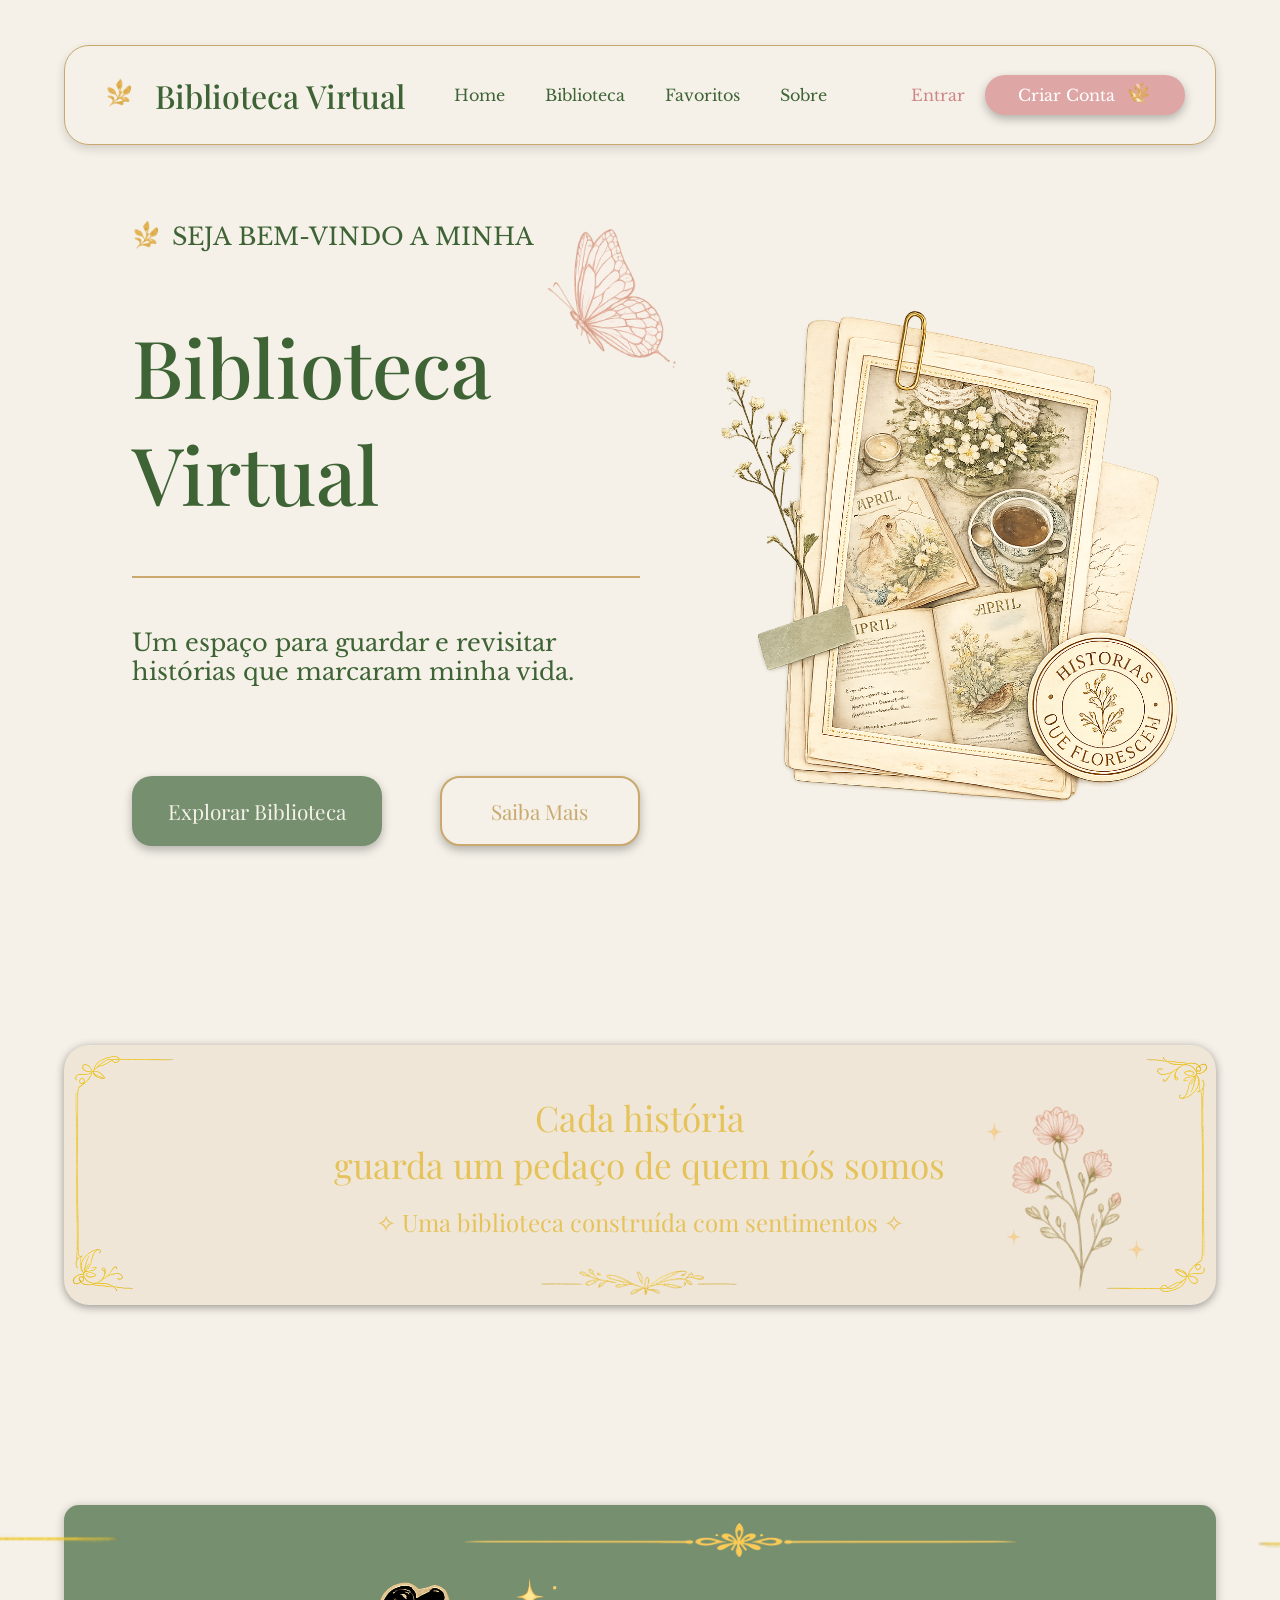
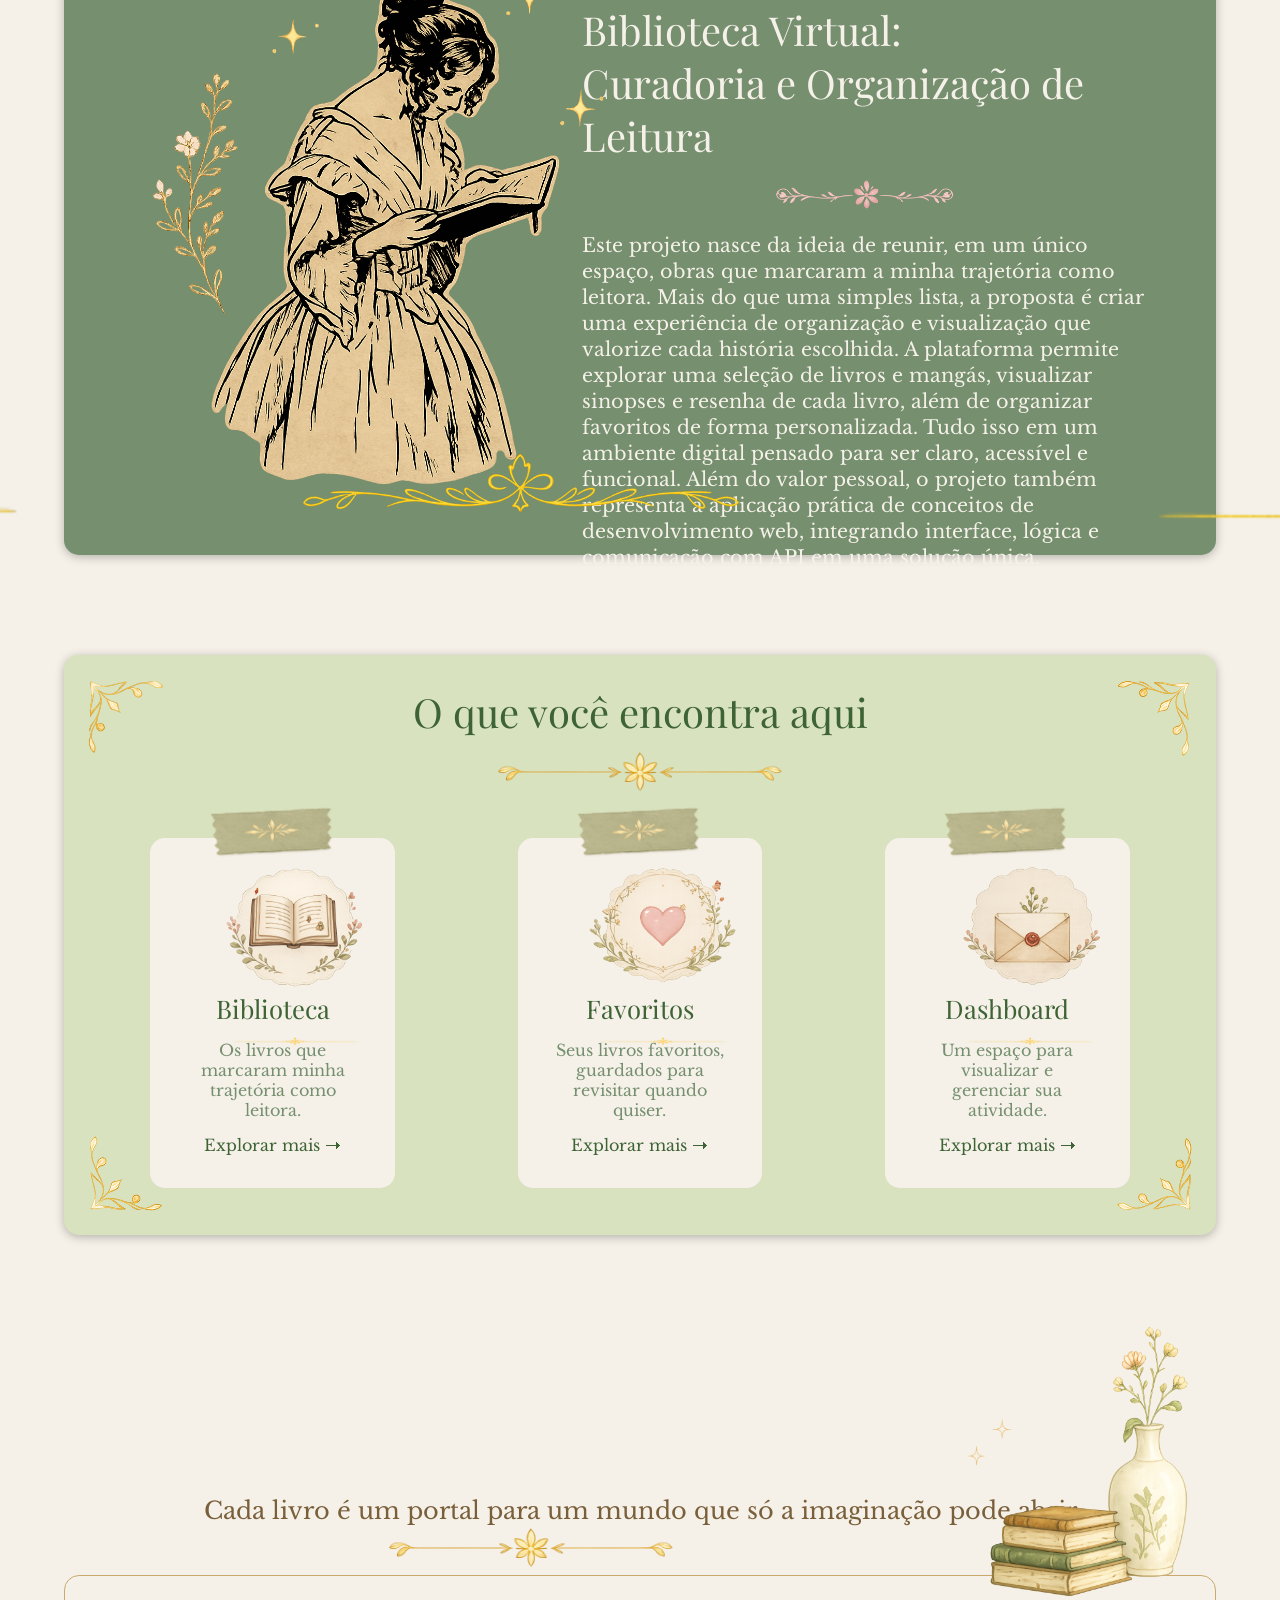
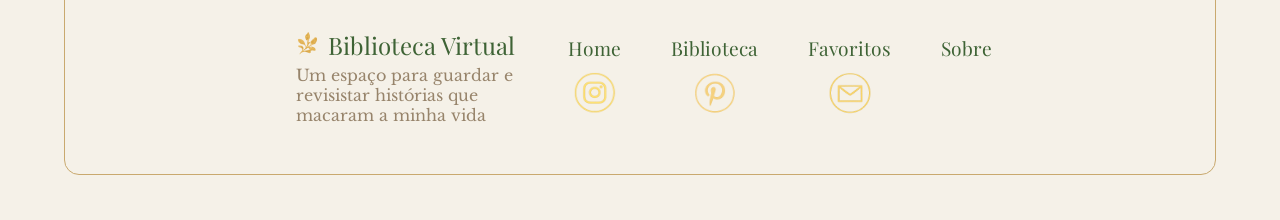
<file: public/index.html>
<!DOCTYPE html>
<html lang="en">

<head>
    <meta charset="UTF-8">
    <meta name="viewport" content="width=device-width, initial-scale=1.0">
    <link rel="stylesheet" href="estilos/style.css">
    <title>Biblioteca Virtual</title>
    <script src="./js/sessao.js"></script>
    <link rel="preconnect" href="https://fonts.googleapis.com">
    <link rel="preconnect" href="https://fonts.gstatic.com" crossorigin>
    <link rel="shortcut icon" href="./img/icon-gatinho.png" type="image/x-icon">
    <link
        href="https://fonts.googleapis.com/css2?family=Libre+Baskerville:wght@400;700&family=Playfair+Display:wght@400;500;600;700&display=swap"
        rel="stylesheet">
</head>

<body onload="Carregar()">
    <div class="container">
        <div class="container-principal">
            <div class="nav-bar">
                <div class="elemento-nav-1">
                    <img src="./img/pin1.png" alt="">
                    <h1>Biblioteca Virtual</h1>
                </div>
                <div class="elemento-nav-2">
                    <a href="./index.html">Home</a>
                    <a href="./biblioteca.html">Biblioteca</a>
                    <a href="./favoritos.html">Favoritos</a>
                    <a href="#id_banner">Sobre</a>
                    <a href="./dashboard.html" id="dash_btn" style="display: none;">Dashboard</a>
                </div>
                <div class="elemento-nav-3">
                    <div style="display: none;" id="botoes_deslogado" class="botoes_deslogado">
                        <a href="./login.html">Entrar</a>

                        <div class="elemento-nav-4">
                            <button onclick="Redirecionar()" class="botao-criar">
                                Criar Conta
                                <img src="./img/pin2.png" alt="">
                            </button>
                        </div>
                    </div>
                    <button style="display: none;" onclick="Sair()" id="btnSair" class="btn-sair">
                        Sair
                        <img src="./img/pin2.png" alt="">
                    </button>
                </div>
            </div>
            <div class="container-introducao">
                <div class="container-auxiliar">
                    <div class="elemento-introducao-1">
                        <div class="elemento-introducao-2">
                            <img src="./img/pin1.png" alt="">
                            <h3>SEJA BEM-VINDO A MINHA</h3>
                        </div>
                        <div class="elemento-introducao-3">
                            <h1>Biblioteca<br>Virtual</h1>
                        </div>
                        <div class="borboleta-hero">
                            <img src="./img/borboleta.png" alt="Borboleta decorativa">
                        </div>
                        <div class="elemento-introducao-4">
                            <span class="linha"></span>
                        </div>
                        <div class="elemento-introducao-5">
                            <p>Um espaço para guardar e revisitar<br>
                                histórias que marcaram minha vida.</p>
                        </div>
                        <div class="elemento-introducao-6">
                            <a href="biblioteca.html" class="btn-explorar">Explorar Biblioteca</a>
                            <a href="#id_banner" class="btn-saiba">Saiba Mais</a>
                        </div>
                    </div>
                    <div class="elemento-introducao-7">
                        <img src="./img/banner.png" alt="">
                    </div>
                </div>
            </div>
            <div class="container-hero">
                <div class="container-auxiliar-hero">
                    <div class="moldura-esquerda">
                        <img src="./img/icon-moldura-esquerda.png" alt="">
                    </div>
                    <div class="container-conteudo-hero">
                        <span>Cada história</span>
                        <span>guarda um pedaço de quem nós somos</span>
                        <br>
                        <p>✧ Uma biblioteca construída com sentimentos ✧</p>
                        <br>
                        <img src="./img/icon-linha-6.png" alt="">
                    </div>
                    <div class="hero-flor">
                        <img src="./img/icon-flor-1.png" alt="">
                    </div>
                    <div class="moldura-direita">
                        <img src="./img/icon-moldura-direita.png" alt="">
                    </div>
                </div>
            </div>
            <div class="container-banner">
                <div class="container-moldura-banner">
                    <img src="./img/icon-moldura-esquerda.png" alt="" class="moldura-esquerda">
                    <img src="./img/icon-moldura-direita.png" alt="" class="moldura-direita">
                    <img src="./img/icon-molfura-linha-2.png" alt="" class="moldura-cima">
                    <img src="./img/icon-moldura-linha.png" alt="" class="moldura-baixo">
                </div>
                <div class="banner-img">
                    <img src="./img/menina-lendo.png" alt="">
                </div>
                <div class="conteudo-banner" id="id_banner">
                    <div class="titulo-banner">
                        <span>Biblioteca Virtual:</span>
                        <br>
                        <span>Curadoria e Organização de Leitura</span>
                    </div>
                    <div class="linha-banner">
                        <img src="./img/icon-linha-flor.png" alt="">
                    </div>
                    <div class="texto-banner">
                        <p>
                            Este projeto nasce da ideia de reunir, em um único espaço, obras que marcaram a minha
                            trajetória como leitora. Mais do que uma simples lista, a proposta é criar uma experiência
                            de organização e visualização que valorize cada história escolhida.
                            A plataforma permite explorar uma seleção de livros e mangás, visualizar sinopses e resenha de cada livro, além
                            de organizar favoritos de forma personalizada. Tudo isso em um ambiente digital pensado para
                            ser claro, acessível e funcional.
                            Além do valor pessoal, o projeto também representa a aplicação prática de conceitos de
                            desenvolvimento web, integrando interface, lógica e comunicação com API em uma solução
                            única.
                        </p>
                    </div>
                </div>
            </div>
            <div class="container-cards">
                <div class="container-moldura-cards">
                    <img src="./img/icon-moldura-cards-cima-esquerdo.png" alt="" class="moldura-esquerda-cima">
                    <img src="./img/icon-moldura-cards-baixo-esquerdo.png" alt="" class="moldura-esquerda-baixo">
                    <img src="./img/icon-moldura-cards-cima-direito.png" alt="" class="moldura-direita-cima">
                    <img src="./img/icon-moldura-cards-baixo-direito.png" alt="" class="moldura-direita-baixo">
                </div>
                <div class="titulo-cards">
                    <span>O que você encontra aqui</span>
                    <img src="./img/icon-linha-3.png" alt="">
                </div>
                <div class="container-auxiliar-cards">
                    <div class="cards">
                        <img src="./img/icon-fitinha.png" alt="" class="img-fitinha-card">
                        <div class="img-card-livro">
                            <img src="./img/icon-livro.png" alt="">
                        </div>
                        <span class="titulo-livro">Biblioteca</span>
                        <div class="linha-card-top">
                            <img src="./img/icon-molfura-linha-2.png" alt="">
                        </div>
                        <p>Os livros que marcaram minha trajetória como leitora.</p>
                        <div class="linha-card">
                            <!-- <img src="./img/icon-molfura-linha-2.png" alt=""> -->
                        </div>
                        <a href="biblioteca.html">Explorar mais 🠒</a>
                    </div>
                    <div class="cards">
                        <img src="./img/icon-fitinha.png" alt="" class="img-fitinha-card">
                        <div class="img-card-coracao">
                            <img src="./img/icon-coracao.png" alt="">
                        </div>
                        <span class="titulo-coracao">Favoritos</span>
                        <div class="linha-card-top">
                            <img src="./img/icon-molfura-linha-2.png" alt="">
                        </div>
                        <p>Seus livros favoritos, guardados para revisitar quando quiser.</p>
                        <div class="linha-card">
                            <!-- <img src="./img/icon-molfura-linha-2.png" alt=""> -->
                        </div>
                        <a href="favoritos.html">Explorar mais 🠒</a>
                    </div>
                    <div class="cards">
                        <img src="./img/icon-fitinha.png" alt="" class="img-fitinha-card">
                        <div class="img-card-carta">
                            <img src="./img/icon-carta.png" alt="">
                        </div>
                        <span class="titulo-carta">Dashboard</span>
                        <div class="linha-card-top">
                            <img src="./img/icon-molfura-linha-2.png" alt="">
                        </div>
                        <p>Um espaço para visualizar e gerenciar sua atividade.</p>
                        <div class="linha-card">
                            <!-- <img src="./img/icon-molfura-linha-2.png" alt=""> -->
                        </div>
                        <a onclick="RedirecionarDash()">Explorar mais 🠒</a>
                    </div>
                </div>
            </div>
            <div class="footer">
                <div class="container-texto-footer">
                    <p>Cada livro é um portal para um mundo que só a imaginação pode abrir</p>
                    <img src="./img/icon-linha-3.png" alt="" class="linha-footer">
                    <img src="./img/icon-vaso-livro-footer.png" alt="" class="icon-footer">
                </div>
                <div class="container-footer">
                    <div class="elemento-footer-1">
                        <div class="elemento-footer-2">
                            <img src="./img/pin1.png" alt="">
                            <span>Biblioteca Virtual</span>
                        </div>
                        <p>Um espaço para guardar e revisistar histórias que macaram a minha vida</p>
                    </div>
                    <div class="elemento-footer-3">
                        <span>Home</span>
                        <img src="./img/icon-insta.png" alt="">
                    </div>
                    <div class="elemento-footer-4">
                        <span>Biblioteca</span>
                        <img src="./img/icon-pinterest.png" alt="">
                    </div>
                    <div class="elemento-footer-5">
                        <span>Favoritos</span>
                        <img src="./img/icon-email.png" alt="">
                    </div>
                    <div class="elemento-footer-6">
                        <span>Sobre</span>
                    </div>
                </div>
            </div>
        </div>
    </div>

    <script>
        let id = sessionStorage.ID_USUARIO
        function Carregar() {
            if (id == undefined || id == null) {
                botoes_deslogado.style.display = "flex"
            }
            else {
                btnSair.style.display = "flex"
                dash_btn.style.display = "flex"
            }
        }

        function Sair() {
            limparSessao()
        }

        function Redirecionar() {
            window.location = "./cadastro.html"
        }
        function RedirecionarDash() {
            if (id == undefined || id == null) {
                alert('Precisa estar logado para acessar a dashboard!')
            }
            else{
                window.location = "./dashboard.html"
            }
        }
    </script>
</body>

</html>
</file>
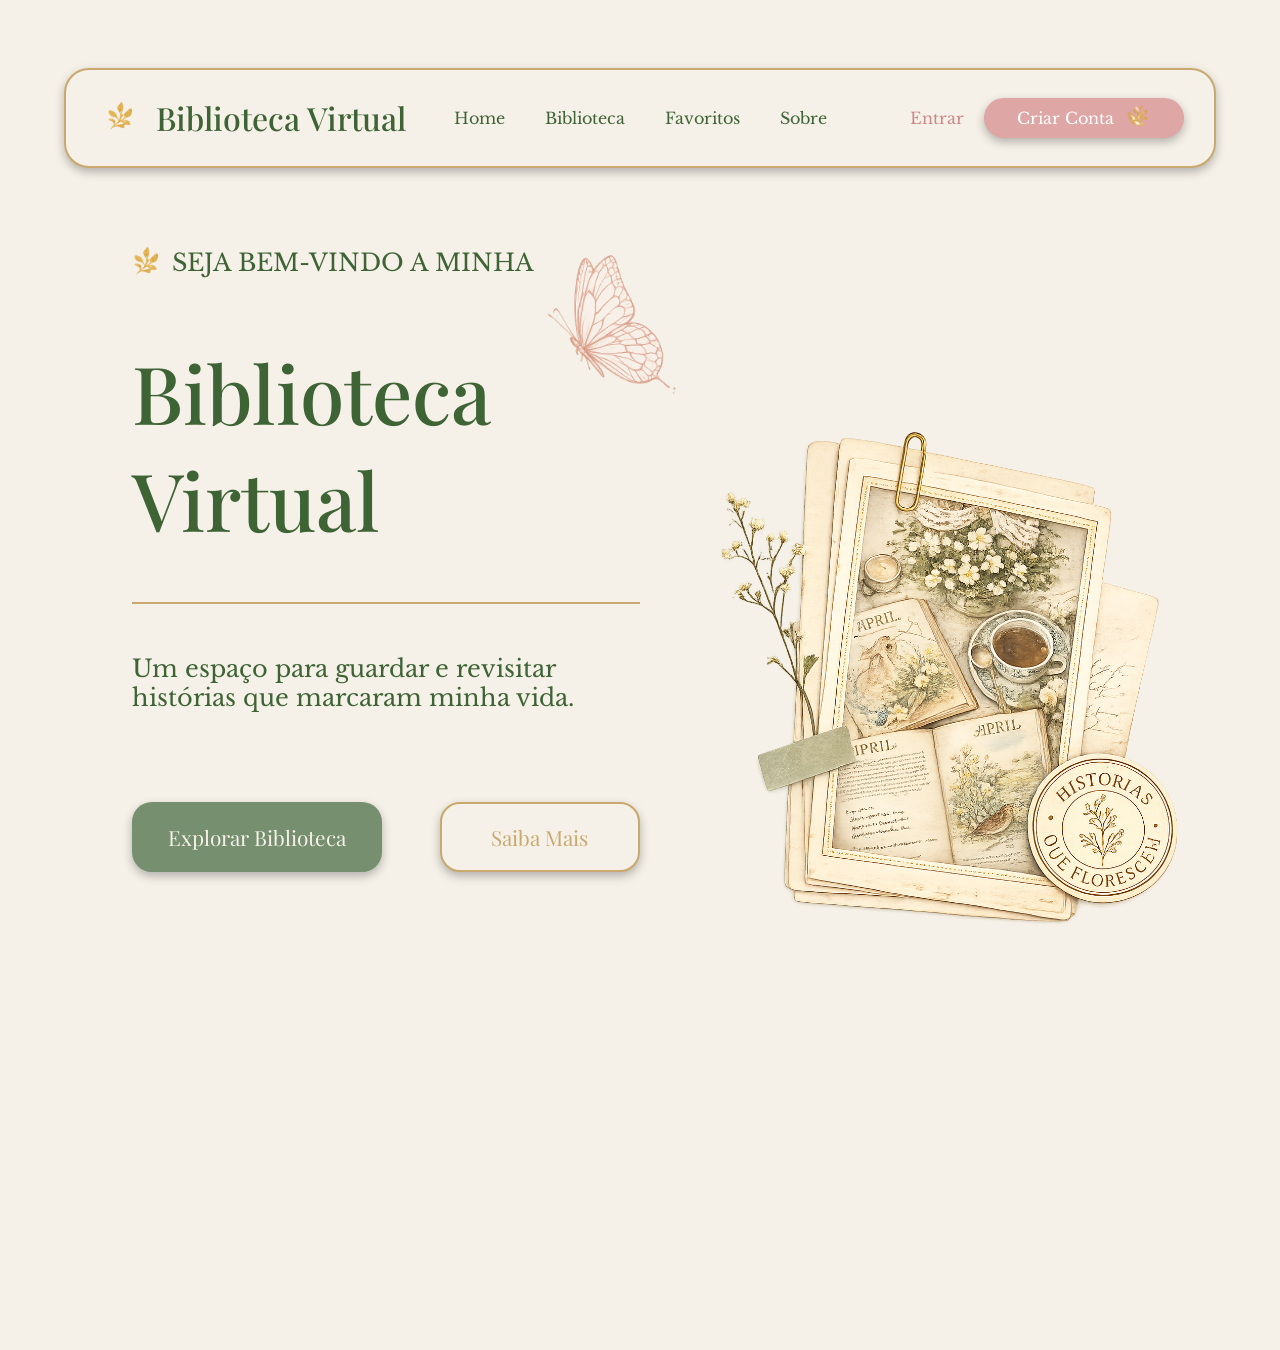
<file: Views/index.html>
<!DOCTYPE html>
<html lang="en">

<head>
    <meta charset="UTF-8">
    <meta name="viewport" content="width=device-width, initial-scale=1.0">
    <link rel="stylesheet" href="../Estilos/style.css">
    <title>Biblioteca Virtual</title>
    <link rel="preconnect" href="https://fonts.googleapis.com">
    <link rel="preconnect" href="https://fonts.gstatic.com" crossorigin>
    <link
        href="https://fonts.googleapis.com/css2?family=Libre+Baskerville:wght@400;700&family=Playfair+Display:wght@400;500;600;700&display=swap"
        rel="stylesheet">
</head>

<body>
    <div class="container">
        <div class="container-principal">
            <div class="nav-bar">
                <div class="elemento-nav-1">
                    <img src="../Img/pin1.png" alt="">
                    <h1>Biblioteca Virtual</h1>
                </div>
                <div class="elemento-nav-2">
                    <a href="#">Home</a>
                    <a href="#">Biblioteca</a>
                    <a href="#">Favoritos</a>
                    <a href="#">Sobre</a>
                </div>
                <div class="elemento-nav-3">
                    <p>Entrar</p>
                    <div class="elemento-nav-4">
                        <a href="#" class="botao-criar">
                            Criar Conta
                            <img src="../Img/pin2.png" alt="">
                        </a>
                    </div>
                </div>
            </div>
            <div class="container-introducao">
                <div class="container-auxiliar">
                    <div class="elemento-introducao-1">
                        <div class="elemento-introducao-2">
                            <img src="../Img/pin1.png" alt="">
                            <h3>SEJA BEM-VINDO A MINHA</h3>
                        </div>
                        <div class="elemento-introducao-3">
                            <h1>Biblioteca<br>Virtual</h1>
                        </div>
                        <div class="borboleta-hero">
                            <img src="../Img/borboleta.png" alt="Borboleta decorativa">
                        </div>
                        <div class="elemento-introducao-4">
                            <span class="linha"></span>
                        </div>
                        <div class="elemento-introducao-5">
                            <p>Um espaço para guardar e revisitar<br>
                                histórias que marcaram minha vida.</p>
                        </div>
                        <div class="elemento-introducao-6">
                            <a href="#" class="btn-explorar">Explorar Biblioteca</a>
                            <a href="#" class="btn-saiba">Saiba Mais</a>
                        </div>
                    </div>
                    <div class="elemento-introducao-7">
                        <img src="../Img/banner.png" alt="">
                    </div>
                </div>
            </div>
        </div>
    </div>
</body>

</html>
</file>
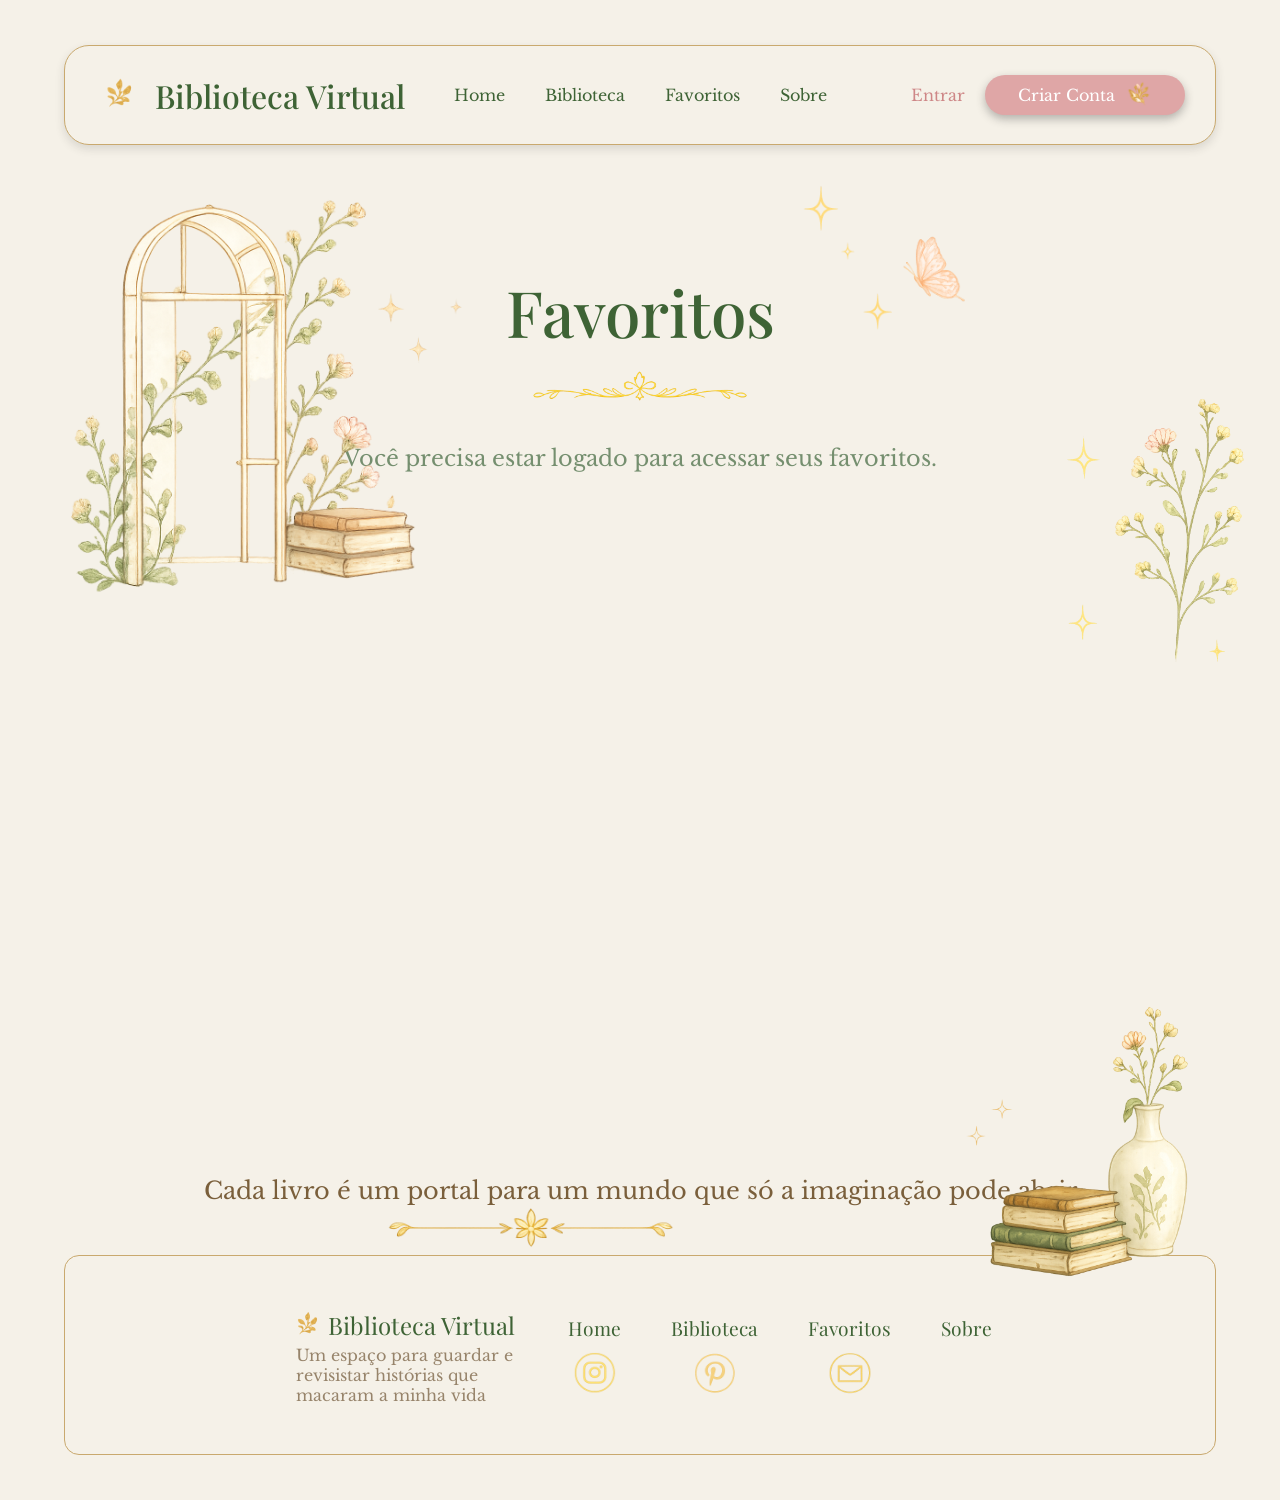
<file: public/favoritos.html>
<!DOCTYPE html>
<html lang="pt-br">

<head>
    <meta charset="UTF-8">
    <title>Favoritos</title>
    <link rel="shortcut icon" href="./img/icon-gatinho.png" type="image/x-icon">
    <link rel="stylesheet" href="./estilos/style-biblioteca.css">
    <link rel="preconnect" href="https://fonts.googleapis.com">
    <link rel="preconnect" href="https://fonts.gstatic.com" crossorigin>
    <link
        href="https://fonts.googleapis.com/css2?family=Libre+Baskerville:wght@400;700&family=Playfair+Display:wght@400;500;600;700&display=swap"
        rel="stylesheet">
    <script src="./js/sessao.js"></script>
</head>

<body onload="listarFavoritos(), Carregar()">
    <div class="container">
        <div class="container-principal" id="container_principal">
            <div class="nav-bar">
                <div class="elemento-nav-1">
                    <img src="./img/pin1.png" alt="">
                    <h1>Biblioteca Virtual</h1>
                </div>
                <div class="elemento-nav-2">
                    <a href="./index.html">Home</a>
                    <a href="./biblioteca.html">Biblioteca</a>
                    <a href="./favoritos.html">Favoritos</a>
                    <a href="./index.html#id_banner">Sobre</a>
                    <a href="./dashboard.html" id="dash_btn" style="display: none;">Dashboard</a>
                </div>
                <div class="elemento-nav-3">
                    <div style="display: none;" id="botoes_deslogado" class="botoes_deslogado">
                        <a href="./login.html">Entrar</a>

                        <div class="elemento-nav-4">
                            <button onclick="Redirecionar()" class="botao-criar">
                                Criar Conta
                                <img src="./img/pin2.png" alt="">
                            </button>
                        </div>
                    </div>
                    <button style="display: none;" onclick="Sair()" id="btnSair" class="btn-sair">
                        Sair
                        <img src="./img/pin2.png" alt="">
                    </button>
                </div>
            </div>
            <div class="container-hero">
                <img src="./img/icon-porta.png" alt="" class="banner-biblioteca">
                <span>Favoritos</span>
                <img src="./img/icon-moldura-linha.png" alt="" class="linha-hero-biblioteca">
                <p id="mensagem_logado">Os livros que consquistaram o seu coração</p>
                <img src="./img/icon-borboleta-estrela.png" alt="" class="borboleta-hero-biblioteca">
                <img src="./img/icon-flor-estrela.png" alt="" class="flor-hero-biblioteca">
                <!-- Mensagem para usuário não logado -->
                <div id="aviso_login" style="display: none;">
                    <p>
                        Você precisa estar logado para acessar seus favoritos.
                    </p>
                </div>
            </div>
            <div id="container_livros" class="container-cards">
            </div>
            <!-- <div id="container_favoritos"></div> -->
            <div class="footer" id="id_footer">
                <div class="container-texto-footer">
                    <p>Cada livro é um portal para um mundo que só a imaginação pode abrir</p>
                    <img src="./img/icon-linha-3.png" alt="" class="linha-footer">
                    <img src="./img/icon-vaso-livro-footer.png" alt="" class="icon-footer">
                </div>
                <div class="container-footer">
                    <div class="elemento-footer-1">
                        <div class="elemento-footer-2">
                            <img src="./img/pin1.png" alt="">
                            <span>Biblioteca Virtual</span>
                        </div>
                        <p>Um espaço para guardar e revisistar histórias que macaram a minha vida</p>
                    </div>
                    <div class="elemento-footer-3">
                        <span>Home</span>
                        <img src="./img/icon-insta.png" alt="">
                    </div>
                    <div class="elemento-footer-4">
                        <span>Biblioteca</span>
                        <img src="./img/icon-pinterest.png" alt="">
                    </div>
                    <div class="elemento-footer-5">
                        <span>Favoritos</span>
                        <img src="./img/icon-email.png" alt="">
                    </div>
                    <div class="elemento-footer-6">
                        <span>Sobre</span>
                    </div>
                </div>
            </div>
        </div>
    </div>

</body>

<script>
    function listarFavoritos() {
        let idUsuario = sessionStorage.ID_USUARIO
        let aviso = document.getElementById("aviso_login")
        let container = document.getElementById("container_livros")

        container.innerHTML = ""

        if (idUsuario == undefined || idUsuario == null) {
            aviso.style.display = "block"
            mensagem_logado.style.display = "none"
            // container_principal.style.height = "100vh"
            // id_footer.style.marginBottom = "150px"
            return
        }

        aviso.style.display = "none"

        fetch(`/favoritos/listar/${idUsuario}`)
            .then(function (resposta) {
                return resposta.json()
            })
            .then(function (livros) {
                let cards = ""

                if (livros.length == 0) {
                    cards = "<p>Você ainda não tem favoritos.</p>"
                }

                for (let i = 0; i < livros.length; i++) {
                    let livro = livros[i]

                    cards += `
                        <div class="cards-biblioteca">
                            <img src="./img/icon-fitinha.png" alt="" class="fitinha-cards">

                            <div class="card-capa">
                                <img src="./img/capa/${livro.imagem}" alt="">
                            </div>

                            <div class="card-conteudo">
                                <button onclick="desfavoritar(${livro.idLivro})">
                                    <img src="./img/icon-remover.png" alt="" class="coracao-card">
                                </button>

                                <span class="titulo-card">${livro.titulo}</span>
                                <span class="autor-card">${livro.autor}</span>

                                <img src="./img/icon-linha-cards.png" alt="" class="linha-card">

                                <button onclick="RedirecionarDetalhes(${livro.idLivro})" class="btn-amostra">
                                    Detalhes
                                </button>
                            </div>
                        </div>
                    `;
                }
                // <img src="./img/icon-pin3.png" alt="">
                container.innerHTML = cards;
            });
    }
    function desfavoritar(idLivro) {
        let idUsuario = sessionStorage.ID_USUARIO;

        fetch("/favoritos/desfavoritar", {
            method: "DELETE",
            headers: {
                "Content-Type": "application/json"
            },
            body: JSON.stringify({
                fkUsuario: idUsuario,
                fkLivro: idLivro
            })
        })
            .then(function (resposta) {
                if (resposta.ok) {
                    // alert("Removido dos favoritos!");
                    listarFavoritos();
                } else {
                    alert("Erro ao remover");
                }
            });
    }
    function Carregar() {
        let id = sessionStorage.ID_USUARIO;

        if (id == undefined || id == null) {
            botoes_deslogado.style.display = "flex";
        } else {
            btnSair.style.display = "flex";
            dash_btn.style.display = "flex";
        }
    }
    function Sair() {
        limparSessao();
    }
    function Redirecionar() {
        window.location = "./cadastro.html";
    }
    function RedirecionarDetalhes(id) {
        sessionStorage.setItem("ID_LIVRO", id);
        window.location = "./detalhes.html";
    }
</script>

</html>
</file>
<file: public/estilos/style.css>
/* #region global*/
* {
    margin: 0;
    padding: 0;
    border: none;
    box-sizing: border-box;
    text-decoration: none;
}

/* img {
    width: 50px;
} */

.container {
    width: 100%;
    min-height: 100vh;
    background-color: #F5F1E8;

    display: flex;
    justify-content: center;
    align-items: flex-start;

    padding-top: 5vh;
    padding-bottom: 5vh;

    .container-principal {
        width: 90%;
        min-height: 100vh;
        display: flex;
        flex-direction: column;
        /* background-color: #CE8787; */
    }
}

/* #endregion */
/* #region nav-bar*/
.nav-bar {
    width: 100%;
    height: 100px;
    background-color: #F5F1E8;
    border-radius: 25px;
    border: 1px solid #C9A96E;
    box-shadow: 0px 4px 10px #2f2f2f2c;
    /* position: fixed; */


    display: grid;
    grid-template-columns: 1fr auto 1fr;
    align-items: center;

    padding: 0 30px;

    .elemento-nav-1 {
        display: flex;
        align-items: center;
        gap: 10px;

        justify-self: start;

        img {
            width: 50px;
        }

        h1 {
            font-family: 'Playfair Display', serif;
            color: #3E6335;
            font-weight: 500;
        }
    }

    .elemento-nav-2 {
        display: flex;
        justify-content: center;
        align-items: center;
        gap: 40px;

        justify-self: center;

        a {
            color: #3E6335;
            font-size: 1rem;
            font-family: 'Libre Baskerville', serif;
        }
    }

    .elemento-nav-3 {
        display: flex;
        gap: 20px;
        align-items: center;
        justify-self: end;

        .botoes_deslogado {
            display: flex;
            align-items: center;
            gap: 20px;

            a {
                color: #CE8787;
                font-size: 1rem;
                font-family: 'Libre Baskerville', serif;
            }

            .botao-criar {
                width: 200px;
                height: 40px;
                background-color: #DFA6A6;
                border-radius: 50px;
                border: none;

                display: flex;
                align-items: center;
                justify-content: center;
                gap: 8px;

                color: white;
                font-size: 1rem;
                font-family: 'Libre Baskerville', serif;

                box-shadow: 0px 4px 10px #2f2f2f55;
                cursor: pointer;

                img {
                    width: 30px;
                }
            }
        }
    }

    .btn-sair {
        width: 200px;
        height: 40px;
        background-color: #DFA6A6;
        border-radius: 50px;
        border: none;
        padding-left: 20px;

        display: flex;
        align-items: center;
        justify-content: center;
        gap: 8px;

        color: white;
        font-size: 1rem;
        font-family: 'Libre Baskerville', serif;

        box-shadow: 0px 4px 10px #2f2f2f55;
        cursor: pointer;

        img {
            width: 30px;
        }
    }
}

/* #endregion */
/* #region introducao*/
.container-introducao {
    width: 100%;
    height: 800px;
    display: flex;
    justify-content: center;
    align-items: flex-start;
    padding-top: 50px;
    /* background-color: aqua; */

    .container-auxiliar {
        width: 90%;
        height: 90%;
        display: flex;
        align-items: center;
        /* background-color: #3E6335; */

        .elemento-introducao-1 {
            width: 50%;
            height: 95%;
            display: flex;
            flex-direction: column;
            align-items: flex-start;
            gap: 50px;
            position: relative;
            /* background-color: #CE8787; */

            .borboleta-hero {
                position: absolute;
                left: 400px;

                img {
                    width: 200px;
                    height: auto;
                }
            }

            .elemento-introducao-2 {
                width: 100%;
                height: auto;
                display: flex;
                align-items: center;

                h3 {
                    color: #3E6335;
                    font-size: 1.5rem;
                    font-family: 'Libre Baskerville', serif;
                    font-weight: 400;
                }

                img {
                    width: 50px;
                }
            }

            .elemento-introducao-3 {
                width: 100%;
                height: auto;

                h1 {
                    color: #3E6335;
                    margin-left: 10px;
                    font-size: 5rem;
                    font-weight: 500;
                    font-family: 'Playfair Display', serif;
                }
            }

            .elemento-introducao-4 {
                width: 100%;
                height: auto;

                .linha {
                    display: block;
                    height: 2px;
                    background: #C9A96E;
                    margin-left: 10px;
                }
            }

            .elemento-introducao-5 {
                width: 100%;
                height: auto;

                p {
                    color: #3E6335;
                    font-size: 1.5rem;
                    font-family: 'Libre Baskerville', serif;
                    font-weight: 400;
                    margin-left: 10px;
                }
            }

            .elemento-introducao-6 {
                width: 100%;
                height: auto;
                margin-top: 40px;
                display: flex;
                justify-content: space-between;

                .btn-explorar {
                    width: 250px;
                    height: 70px;
                    display: flex;
                    align-items: center;
                    justify-content: center;
                    background-color: #758F6F;
                    border-radius: 20px;
                    color: #F5F1E8;
                    font-size: 1.3rem;
                    font-family: 'Playfair Display', serif;
                    margin-left: 10px;
                    box-shadow: 0px 4px 10px #2f2f2f55;


                }

                .btn-saiba {
                    width: 200px;
                    height: 70px;
                    display: flex;
                    align-items: center;
                    justify-content: center;
                    background-color: #F5F1E8;
                    border-radius: 20px;
                    color: #C9A96E;
                    border: 2px solid #C9A96E;
                    font-size: 1.3rem;
                    font-family: 'Playfair Display', serif;
                    box-shadow: 0px 4px 10px #2f2f2f55;

                    /* margin-left: 10px; */
                }
            }
        }

        .elemento-introducao-7 {
            width: 50%;
            height: 95%;
            display: flex;
            align-items: center;

            /* background: cornflowerblue; */
            img {
                margin-top: 100px;
                width: 100%;
                height: auto;
                margin-left: 50px;
            }
        }
    }
}

/* #endregion */
/* #region hero*/
.container-hero {
    width: 100%;
    height: 260px;
    background-color: #EFE6D8;
    display: flex;
    border-radius: 25px;
    box-shadow: 0 2px 8px #2f2f2f78;
    justify-content: center;
    align-items: center;
    position: relative;
    margin-top: 100px;

    .container-auxiliar-hero {
        width: 95%;
        height: 90%;
        display: flex;
        justify-content: center;
        align-items: center;
        position: relative;

        .moldura-esquerda {
            height: 100%;

            img {
                position: absolute;
                width: auto;
                height: auto;
                z-index: 1;
                top: -20px;
                left: -60px;
            }
        }

        .container-conteudo-hero {
            width: 70%;
            height: 90%;
            /* background-color: #000000; */
            display: flex;
            flex-direction: column;
            justify-content: center;
            align-items: center;
            text-align: center;
            position: relative;

            span {
                font-family: 'Playfair Display', serif;
                font-size: 2.2rem;
                color: #E5C35A;
                position: relative;
                z-index: 2;
            }

            p {
                font-family: 'Playfair Display', serif;
                font-size: 1.5rem;
                color: #E5C35A;
                position: relative;
                z-index: 2;
            }

            img {
                width: 300px;
                /* background-color: #F5F1E8; */
                position: absolute;
                top: 40px;
                z-index: 1;
            }
        }

        .hero-flor {
            width: auto;
            position: absolute;
            right: -30px;
            top: 30px;

            img {
                width: 320px;
            }
        }

        .moldura-direita {
            height: 100%;

            img {
                position: absolute;
                width: auto;
                height: auto;
                z-index: 1;
                top: -30px;
                right: -60px;
            }
        }
    }
}

/* #endregion */
/* #region banner*/
.container-banner {
    width: 100%;
    height: 650px;
    background-color: #758F6F;
    border-radius: 15px;
    box-shadow: 0 2px 10px #2f2f2f55;
    display: flex;
    justify-content: center;
    align-items: center;
    position: relative;
    margin-top: 200px;

    img {
        width: 50px;
    }

    .container-moldura-banner {
        img {
            position: absolute;
            z-index: 1;
            width: 50px;
        }

        .moldura-esquerda {
            width: 470px;
            height: auto;
            top: -20px;
            right: 980px;
        }

        .moldura-direita {
            width: 470px;
            height: auto;
            top: -40px;
            left: 975px;
        }

        .moldura-cima {
            width: 710px;
            top: -200px;
            left: 320px;

        }

        .moldura-baixo {
            width: 490px;
            bottom: -110px;
            right: 450px;

        }
    }

    .banner-img {
        width: 40%;
        height: auto;

        img {
            position: absolute;
            width: 530px;
            top: 60px;
            left: 60px;
        }
    }

    .conteudo-banner {
        width: 50%;
        height: 70%;
        display: flex;
        flex-direction: column;

        /* justify-content: center; */
        /* align-items: flex-start; */
        .titulo-banner {
            span {
                color: #F5F1E8;
                font-size: 2.5rem;
                font-family: 'Playfair Display', serif;
            }
        }

        .linha-banner {
            width: 100%;
            display: flex;
            justify-content: center;
            align-items: center;
            position: relative;

            img {
                width: 200px;
                position: absolute;
                top: -30px;
            }
        }

        .texto-banner {
            margin-top: 70px;
            width: 100%;

            p {
                color: #F5F1E8;
                font-size: 1.2rem;
                font-family: 'Libre Baskerville', serif;
                line-height: 26px;
            }
        }
    }
}

/* #endregion */
/* #region cards*/
.container-cards {
    width: 100%;
    height: 580px;
    background-color: #D8E2BE;
    position: relative;
    display: flex;
    flex-direction: column;
    align-items: center;
    justify-content: flex-start;
    margin-top: 100px;
    border-radius: 15px;
    box-shadow: 0 2px 10px #2f2f2f55;

    img {
        width: 50px;
    }

    .container-moldura-cards {
        img {
            position: absolute;
            z-index: 1;
        }

        .moldura-esquerda-cima {
            width: 200px;
            top: 0px;
            left: -30px;
        }

        .moldura-esquerda-baixo {
            width: auto;
            bottom: -30px;
            left: 0px;
        }

        .moldura-direita-baixo {
            width: auto;
            bottom: -1px;
            right: -30px;
        }

        .moldura-direita-cima {
            width: auto;
            top: -29px;
            right: -1px;
        }
    }

    .titulo-cards {
        width: 50%;
        /* background-color: #3E6335; */
        position: relative;
        display: flex;
        flex-direction: column;
        align-items: center;
        justify-content: center;
        margin-top: 30px;

        span {
            color: #3E6335;
            font-family: 'Playfair Display', serif;
            font-size: 2.5rem;
        }

        img {
            position: absolute;
            width: 350px;
            top: -25px;
        }

    }

    .container-auxiliar-cards {
        display: flex;
        justify-content: space-between;
        width: 85%;
        height: 350px;
        margin-top: 100px;

        .cards {
            width: 25%;
            height: 100%;
            background-color: #F5F1E8;
            border-radius: 15px;
            position: relative;
            display: flex;
            flex-direction: column;
            justify-content: center;
            align-items: center;
            text-align: center;

            .img-fitinha-card {
                position: absolute;
                width: 190px;
                top: -70px;
            }

            .img-card-livro {
                img {
                    width: 170px;
                    position: absolute;
                    top: 10px;
                    left: 60px;
                }
            }

            .img-card-coracao {
                img {
                    width: 220px;
                    position: absolute;
                    top: 18px;
                    left: 35px;
                }
            }

            .img-card-carta {
                img {
                    width: 225px;
                    position: absolute;
                    top: 20px;
                    left: 35px;
                }
            }

            .titulo-livro {
                margin-top: 120px;
                color: #3E6335;
                font-size: 1.6rem;
                font-family: 'Playfair Display', serif;
            }

            .titulo-coracao {
                margin-top: 120px;
                color: #3E6335;
                font-size: 1.6rem;
                font-family: 'Playfair Display', serif;
            }

            .titulo-carta {
                margin-top: 120px;
                color: #3E6335;
                font-size: 1.6rem;
                font-family: 'Playfair Display', serif;
            }

            .linha-card-top {
                img {
                    position: absolute;
                    width: 160px;
                    top: 150px;
                    left: 65px;
                }
            }

            .linha-card {
                img {
                    position: absolute;
                    width: 160px;
                    bottom: 15px;
                    left: 65px;
                }
            }

            p {
                margin-top: 15px;
                width: 70%;
                font-family: 'Libre Baskerville', serif;
                color: #758F6F;
                font-size: 1rem;
            }

            a {
                margin-top: 15px;
                font-family: 'Libre Baskerville', serif;
                color: #3E6335;
                font-size: 1rem;
                cursor: pointer;
            }
        }
    }
}

/* #endregion */
/* #region footer*/
.footer {
    margin-top: 80px;
    width: 100%;
    height: 460px;
    display: flex;
    flex-direction: column;
    justify-content: flex-end;
    align-items: center;

    img {
        width: 50px;
    }

    .container-texto-footer {
        width: 100%;
        text-align: center;
        position: relative;

        p {
            color: #7A5F3B;
            font-size: 1.5rem;
            font-family: 'Libre Baskerville', serif;
            margin-bottom: 50px;
        }

        .linha-footer {
            position: absolute;
            width: 350px;
            top: -60px;
            right: 510px;
            /* z-index: 5; */
        }

        .icon-footer {
            position: absolute;
            width: 470px;
            top: -195px;
            right: -76px;
            /* background-color: #CE8787; */
            /* z-index: 5; */
        }

    }

    .container-footer {
        width: 100%;
        height: 200px;
        background-color: #F5F1E8;
        border: 1px solid #C9A96E;
        border-radius: 15px;
        display: flex;
        align-items: center;
        justify-content: center;

        span {
            color: #3E6335;
            font-family: 'Playfair Display', serif;
            font-size: 1.2rem;
        }

        .elemento-footer-1 {
            width: 230px;
            display: flex;
            flex-direction: column;
            /* background-color: #CE8787; */

            .elemento-footer-2 {
                display: flex;
                align-items: center;

                img {
                    width: 40px;
                }

                span {
                    color: #3E6335;
                    font-family: 'Playfair Display', serif;
                    font-size: 1.5rem;
                }
            }

            p {
                color: #97846B;
                font-family: 'Libre Baskerville', serif;
                font-size: 1rem;
                margin-left: 8px;
            }
        }
        .elemento-footer-3{
            display: flex;
            flex-direction: column;
            justify-content: center;
            align-items: center;
            margin-left: 50px;
            position: relative;
            margin-bottom: 55px;
            img{
                width: 55px;
                position: absolute;
                bottom: -60px;
            }
        }
        .elemento-footer-4{
            display: flex;
            flex-direction: column;
            justify-content: center;
            align-items: center;
            margin-left: 50px;
            position: relative;
            margin-bottom: 55px;
            img{
                width: 157px;
                position: absolute;
                bottom: -87px;
            }
        }
        .elemento-footer-5{
            display: flex;
            flex-direction: column;
            justify-content: center;
            align-items: center;
            margin-left: 50px;
            position: relative;
            margin-bottom: 55px;
            img{
                width: 140px;
                position: absolute;
                bottom: -81px;
            }
        }
        .elemento-footer-6{

            margin-left: 50px;
            margin-bottom: 55px;
        }
    }
}

/* #endregion */
</file>
<file: Estilos/style.css>
/* #region global*/
* {
    margin: 0;
    padding: 0;
    border: none;
    box-sizing: border-box;
    text-decoration: none;
}

/* img {
    width: 50px;
} */

.container {
    width: 100%;
    height: 150vh;
    background-color: #F5F1E8;
    display: flex;
    justify-content: center;
    align-items: center;

    .container-principal {
        width: 90%;
        height: 90%;
    }
}

/* #endregion */
/* #region nav-bar*/
.nav-bar {
    width: 100%;
    height: 100px;
    background-color: #F5F1E8;
    border-radius: 25px;
    border: 2px solid #C9A96E;
    box-shadow: 0px 4px 10px #2f2f2f55;


    display: grid;
    grid-template-columns: 1fr auto 1fr;
    align-items: center;

    padding: 0 30px;

    .elemento-nav-1 {
        display: flex;
        align-items: center;
        gap: 10px;

        justify-self: start;

        img {
            width: 50px;
        }

        h1 {
            font-family: 'Playfair Display', serif;
            color: #3E6335;
            font-weight: 500;
        }
    }

    .elemento-nav-2 {
        display: flex;
        justify-content: center;
        align-items: center;
        gap: 40px;

        justify-self: center;

        a {
            color: #3E6335;
            font-size: 1rem;
            font-family: 'Libre Baskerville', serif;
        }
    }

    .elemento-nav-3 {
        display: flex;
        gap: 20px;
        align-items: center;

        justify-self: end;

        a,
        p {
            color: #CE8787;
            font-size: 1rem;
            font-family: 'Libre Baskerville', serif;
        }

        .elemento-nav-4 {
            display: flex;
            align-items: center;

            .botao-criar {
                width: 200px;
                height: 40px;
                background-color: #DFA6A6;
                border-radius: 50px;

                display: flex;
                align-items: center;
                justify-content: center;
                gap: 8px;

                color: white;
                font-size: 1rem;
                font-family: 'Libre Baskerville', serif;

                box-shadow: 0px 4px 10px #2f2f2f55;

                img {
                    width: 30px;
                }
            }
        }
    }
}

/* #endregion */
/* #region introducao*/
.container-introducao {
    width: 100%;
    height: 80%;
    display: flex;
    justify-content: center;
    align-items: center;
    /* background-color: aqua; */

    .container-auxiliar {
        width: 90%;
        height: 90%;
        display: flex;
        align-items: center;
        /* background-color: #3E6335; */

        .elemento-introducao-1 {
            width: 50%;
            height: 95%;
            display: flex;
            flex-direction: column;
            align-items: flex-start;
            gap: 50px;
            position: relative;
            /* background-color: #CE8787; */

            .borboleta-hero {
                position: absolute;
                left: 400px;

                img {
                    width: 200px;
                    height: auto;
                }
            }

            .elemento-introducao-2 {
                width: 100%;
                height: auto;
                display: flex;
                align-items: center;

                h3 {
                    color: #3E6335;
                    font-size: 1.5rem;
                    font-family: 'Libre Baskerville', serif;
                    font-weight: 400;
                }

                img {
                    width: 50px;
                }
            }

            .elemento-introducao-3 {
                width: 100%;
                height: auto;

                h1 {
                    color: #3E6335;
                    margin-left: 10px;
                    font-size: 5rem;
                    font-weight: 500;
                    font-family: 'Playfair Display', serif;
                }
            }

            .elemento-introducao-4 {
                width: 100%;
                height: auto;

                .linha {
                    display: block;
                    height: 2px;
                    background: #C9A96E;
                    margin-left: 10px;
                }
            }

            .elemento-introducao-5 {
                width: 100%;
                height: auto;

                p {
                    color: #3E6335;
                    font-size: 1.5rem;
                    font-family: 'Libre Baskerville', serif;
                    font-weight: 400;
                    margin-left: 10px;
                }
            }

            .elemento-introducao-6 {
                width: 100%;
                height: auto;
                margin-top: 40px;
                display: flex;
                justify-content: space-between;

                .btn-explorar {
                    width: 250px;
                    height: 70px;
                    display: flex;
                    align-items: center;
                    justify-content: center;
                    background-color: #758F6F;
                    border-radius: 20px;
                    color: #F5F1E8;
                    font-size: 1.3rem;
                    font-family: 'Playfair Display', serif;
                    margin-left: 10px;
                    box-shadow: 0px 4px 10px #2f2f2f55;


                }

                .btn-saiba {
                    width: 200px;
                    height: 70px;
                    display: flex;
                    align-items: center;
                    justify-content: center;
                    background-color: #F5F1E8;
                    border-radius: 20px;
                    color: #C9A96E;
                    border: 2px solid #C9A96E;
                    font-size: 1.3rem;
                    font-family: 'Playfair Display', serif;
                    box-shadow: 0px 4px 10px #2f2f2f55;

                    /* margin-left: 10px; */
                }
            }
        }

        .elemento-introducao-7 {
            width: 50%;
            height: 95%;
            display: flex;
            align-items: center;

            /* background: cornflowerblue; */
            img {
                margin-top: 100px;
                width: 100%;
                height: auto;
                margin-left: 50px;
            }
        }
    }
}

/* #endregion */
</file>
<file: public/estilos/style-biblioteca.css>
* {
    margin: 0;
    padding: 0;
    box-sizing: border-box;
    text-decoration: none;
    border: none;
}


.container {
    width: 100%;
    min-height: 100vh;
    background-color: #F5F1E8;

    display: flex;
    justify-content: center;
    align-items: flex-start;

    padding-top: 5vh;
    padding-bottom: 5vh;

    .container-principal {
        width: 90%;
        min-height: 100vh;
        display: flex;
        flex-direction: column;
        /* background-color: #CE8787; */
    }
}

.nav-bar {
    width: 100%;
    height: 100px;
    background-color: #F5F1E8;
    border-radius: 25px;
    border: 1px solid #C9A96E;
    box-shadow: 0px 4px 10px #2f2f2f24;
    /* position: fixed; */


    display: grid;
    grid-template-columns: 1fr auto 1fr;
    align-items: center;

    padding: 0 30px;

    .elemento-nav-1 {
        display: flex;
        align-items: center;
        gap: 10px;

        justify-self: start;

        img {
            width: 50px;
        }

        h1 {
            font-family: 'Playfair Display', serif;
            color: #3E6335;
            font-weight: 500;
        }
    }

    .elemento-nav-2 {
        display: flex;
        justify-content: center;
        align-items: center;
        gap: 40px;

        justify-self: center;

        a {
            color: #3E6335;
            font-size: 1rem;
            font-family: 'Libre Baskerville', serif;
        }
    }

    .elemento-nav-3 {
        display: flex;
        gap: 20px;
        align-items: center;
        justify-self: end;

        .botoes_deslogado {
            display: flex;
            align-items: center;
            gap: 20px;

            a {
                color: #CE8787;
                font-size: 1rem;
                font-family: 'Libre Baskerville', serif;
            }

            .botao-criar {
                width: 200px;
                height: 40px;
                background-color: #DFA6A6;
                border-radius: 50px;
                border: none;

                display: flex;
                align-items: center;
                justify-content: center;
                gap: 8px;

                color: white;
                font-size: 1rem;
                font-family: 'Libre Baskerville', serif;

                box-shadow: 0px 4px 10px #2f2f2f55;
                cursor: pointer;

                img {
                    width: 30px;
                }
            }
        }
    }

    .btn-sair {
        width: 200px;
        height: 40px;
        background-color: #DFA6A6;
        border-radius: 50px;
        border: none;
        padding-left: 20px;

        display: flex;
        align-items: center;
        justify-content: center;
        gap: 8px;

        color: white;
        font-size: 1rem;
        font-family: 'Libre Baskerville', serif;

        box-shadow: 0px 4px 10px #2f2f2f55;
        cursor: pointer;

        img {
            width: 30px;
        }
    }
}

.container-hero {
    width: 100%;
    height: 500px;
    display: flex;
    align-items: center;
    flex-direction: column;
    justify-content: center;
    position: relative;

    img {
        width: 50px;
    }

    .banner-biblioteca {
        width: 470px;
        position: absolute;
        left: -5px;
    }

    .flor-hero-biblioteca {
        width: 280px;
        position: absolute;
        top: 180px;
        right: -50px;
    }

    .borboleta-hero-biblioteca {
        position: absolute;
        width: 340px;
        top: 0px;
        right: 170px;
    }

    span {
        color: #3E6335;
        font-size: 4rem;
        font-weight: 500;
        font-family: 'Playfair Display', serif;
        margin-bottom: 90px;
    }

    .linha-hero-biblioteca {
        width: 240px;
        position: absolute;
        /* background-color: #866ec9; */
    }

    p {
        color: #758F6F;
        font-size: 1.4rem;
        font-family: 'Libre Baskerville', serif;
        font-weight: 400;
        margin-bottom: 50px;
    }
}


.container-cards {
    width: 100%;
    min-height: 350px;
    display: grid;
    grid-template-columns: repeat(3, 1fr);
    gap: 40px;
    /* background-color: #583D19; */

    .cards-biblioteca {
        width: 400px;
        height: 280px;
        background-color: #F5F1E8;
        border-radius: 8px;
        border: 1px solid #C9A96E;
        position: relative;
        display: flex;
        justify-content: center;
        align-items: center;
        box-shadow: 0 4px 10px #00000023;
        gap: 25px;

        img {
            width: 50px;
        }

        .fitinha-cards {
            position: absolute;
            width: 160px;
            top: -55px;
        }

        .card-capa {
            width: 130px;
            height: 200px;
            border-radius: 8px;
            border: 1px solid #C9A96E;
            margin-right: 10px;

            img {
                border-radius: 8px;
                width: 100%;
                height: 100%;
            }
        }

        .card-conteudo {
            width: 170px;
            height: 200px;
            display: flex;
            flex-direction: column;
            justify-content: space-between;
            position: relative;

            .coracao-card {
                position: absolute;
                width: 205px;
                /* background-color: #6ec9bb; */
                top: -65px;
                left: 55px;
            }

            .coracao-card-2 {
                position: absolute;
                width: 180px;
                /* background-color: #6ec9bb; */
                top: -55px;
                left: 70px;
            }

            .titulo-card {
                width: 130px;
                margin-left: 20px;
                color: #583D19;
                font-size: 1rem;
                font-family: 'Libre Baskerville', serif;
                margin-top: 20px;

            }

            .autor-card {
                margin-bottom: 35px;
                margin-left: 20px;
                color: #97846B;
                font-size: 0.80rem;
                font-family: 'Libre Baskerville', serif;
            }

            .linha-card {
                position: absolute;
                width: 290px;
                top: 35px;
                right: -64px;

            }

            .btn-amostra {
                width: 170px;
                height: 50px;
                background-color: #F5F1E8;
                border: 1px solid #C9A96E;
                border-radius: 8px;
                color: #3E6335;
                font-size: 0.95rem;
                font-family: 'Libre Baskerville', serif;
                cursor: pointer;
                position: relative;
                z-index: 10;

                img {
                    position: absolute;
                    top: 145px;
                    right: 100px;
                    width: 90px;
                    cursor: pointer;
                }
            }
        }
    }
}

.container-detalhes {
    width: 100%;
    position: relative;
    height: 550px;
    background-color: #F5F1E8;
    border-radius: 25px;
    border: 1px solid #C9A96E;
    margin-top: 50px;
    display: flex;
    align-items: center;
    justify-content: center;
    margin-bottom: 20px;

    .btn-voltar-biblioteca {
        position: absolute;
        background-color: #F5F1E8;
        display: flex;
        justify-content: flex-start;
        top: 15px;
        left: 15px;
        width: 235px;
        height: 50px;
        align-items: center;
        /* border: 1px solid #C9A96E; */
        border-radius: 10px;

        a {
            padding-left: 13px;
            text-align: center;
            color: #3E6335;
            font-family: 'Libre Baskerville', serif;
            font-size: 1rem;
        }

        img {
            padding-left: 18px;
        }
    }

    /* .flor {
        position: absolute;
        width: 230px;
        left: -42px;
        top: 220px;
    } */
    .flor {
        position: absolute;
        width: 220px;
        left: -5px;
        top: 220px;
    }


    .flor-2 {
        position: absolute;
        width: 280px;
        right: -60px;
        top: 370px;
    }

    .borboleta {
        width: 300px;
        position: absolute;
        top: -15px;
        right: -35px;

    }

    .container-informacoes {
        width: 35%;
        height: 90%;
        display: flex;
        justify-content: space-evenly;
        align-items: center;
        flex-direction: column;
        /* background-color: #DFA6A6; */
        position: relative;

        .elemente-info-1 {
            position: relative;
            display: flex;
            flex-direction: column;
            justify-content: center;
            /* background-color: #583D19; */

            .titulo {
                font-family: 'Playfair Display', serif;
                color: #3E6335;
                font-size: 2.1rem;
                width: 350px;
                text-align: center;
                /* background-color: #583D19; */
                font-weight: 500;
            }

            .linha-coracao {
                position: absolute;
                top: -25px;
                left: 35px;
                width: 280px;
            }

            .autor {
                color: #3E6335;
                font-size: 1rem;
                font-family: 'Libre Baskerville', serif;
                margin-top: 60px;
                text-align: center;
            }
        }

        .elemento-info-2 {
            display: flex;
            flex-direction: column;
            /* background-color: #583D19; */
            height: 150px;
            justify-content: space-between;
            width: 280px;
            /* margin-bottom: 70px; */

            img {
                width: 50px;
                position: absolute;

            }

            .elemento-info-3 {
                display: flex;
                align-items: center;
                gap: 20px;


                .icon-pessoinha {
                    /* position: absolute; */
                    bottom: 193px;
                    /* width: 50px; */
                }

                .icon-livrozinho {
                    /* position: absolute; */
                    bottom: 131px;
                    /* width: 50px; */
                }

                .icon-florzinha {
                    width: 65px;
                    bottom: 33px;
                    right: 323px;

                }

                .autor {
                    font-family: 'Playfair Display', serif;
                    color: #3E6335;
                    font-size: 1.2rem;
                    margin-left: 50px;
                    width: 70px;
                }

                .genero {
                    font-family: 'Playfair Display', serif;
                    color: #3E6335;
                    font-size: 1.2rem;
                    margin-left: 50px;
                    width: 70px;
                }

                .nota {
                    font-family: 'Playfair Display', serif;
                    color: #3E6335;
                    font-size: 1.2rem;
                    margin-left: 50px;
                    width: 70px;
                }

                .elemento-info-4 {
                    color: #7A5F3B;
                    font-size: 1rem;
                    font-family: 'Libre Baskerville', serif;
                }

            }
        }
    }


    .container-conteudo {
        width: 45%;
        height: 90%;
        /* background-color: #758F6F; */
        border-left: 1px solid #C9A96E;
        display: flex;
        flex-direction: column;

        .elemento-conteudo-1 {
            margin-top: 10px;
            margin-left: 40px;
            display: flex;
            align-items: center;

            .titulo {
                font-family: 'Playfair Display', serif;
                color: #3E6335;
                font-size: 1.5rem;
                font-weight: 500;
            }

            img {
                width: 40px;
            }

        }

        .elemento-conteudo-2 {
            margin-top: 40px;
            margin-left: 40px;
            display: flex;
            align-items: center;

            .titulo {
                font-family: 'Playfair Display', serif;
                color: #3E6335;
                font-size: 1.5rem;
                font-weight: 500;
            }

            img {
                width: 40px;
            }

        }

        .conteudo-sinopse {
            margin-top: 10px;
            background-color: #F5F1E8;
            width: 90%;
            height: 180px;
            margin-left: 50px;
            border-radius: 15px;
            border: 1px solid #C9A96E;
            /* text-align: center; */

            display: flex;
            align-items: center;
            justify-content: center;

            span {
                width: 90%;
                color: #583D19;
                /* text-align: center; */
                font-size: 1rem;
                font-family: 'Libre Baskerville', serif;

            }

        }

        .conteudo-resenha {
            margin-top: 10px;
            background-color: #F5F1E8;
            width: 90%;
            height: 150px;
            margin-left: 50px;
            border-radius: 15px;
            border: 1px solid #C9A96E;
            display: flex;
            align-items: center;
            justify-content: center;

            span {
                width: 90%;
                color: #583D19;
                /* text-align: center; */
                font-size: 1rem;
                font-family: 'Libre Baskerville', serif;

            }
        }
    }
}

.footer {
    margin-top: auto;
    width: 100%;
    height: 460px;
    display: flex;
    flex-direction: column;
    justify-content: flex-end;
    align-items: center;
    /* background-color: #C9A96E; */

    img {
        width: 50px;
    }

    .container-texto-footer {
        width: 100%;
        text-align: center;
        position: relative;

        p {
            color: #7A5F3B;
            font-size: 1.5rem;
            font-family: 'Libre Baskerville', serif;
            margin-bottom: 50px;
        }

        .linha-footer {
            position: absolute;
            width: 350px;
            top: -60px;
            right: 510px;
            /* z-index: 5; */
        }

        .icon-footer {
            position: absolute;
            width: 470px;
            top: -195px;
            right: -76px;
            /* background-color: #CE8787; */
            /* z-index: 5; */
        }

    }

    .container-footer {
        width: 100%;
        height: 200px;
        background-color: #F5F1E8;
        border: 1px solid #C9A96E;
        border-radius: 15px;
        display: flex;
        align-items: center;
        justify-content: center;

        span {
            color: #3E6335;
            font-family: 'Playfair Display', serif;
            font-size: 1.2rem;
        }

        .elemento-footer-1 {
            width: 230px;
            display: flex;
            flex-direction: column;
            /* background-color: #CE8787; */

            .elemento-footer-2 {
                display: flex;
                align-items: center;

                img {
                    width: 40px;
                }

                span {
                    color: #3E6335;
                    font-family: 'Playfair Display', serif;
                    font-size: 1.5rem;
                }
            }

            p {
                color: #97846B;
                font-family: 'Libre Baskerville', serif;
                font-size: 1rem;
                margin-left: 8px;
            }
        }

        .elemento-footer-3 {
            display: flex;
            flex-direction: column;
            justify-content: center;
            align-items: center;
            margin-left: 50px;
            position: relative;
            margin-bottom: 55px;

            img {
                width: 55px;
                position: absolute;
                bottom: -60px;
            }
        }

        .elemento-footer-4 {
            display: flex;
            flex-direction: column;
            justify-content: center;
            align-items: center;
            margin-left: 50px;
            position: relative;
            margin-bottom: 55px;

            img {
                width: 157px;
                position: absolute;
                bottom: -87px;
            }
        }

        .elemento-footer-5 {
            display: flex;
            flex-direction: column;
            justify-content: center;
            align-items: center;
            margin-left: 50px;
            position: relative;
            margin-bottom: 55px;

            img {
                width: 140px;
                position: absolute;
                bottom: -81px;
            }
        }

        .elemento-footer-6 {

            margin-left: 50px;
            margin-bottom: 55px;
        }
    }
}
</file>
